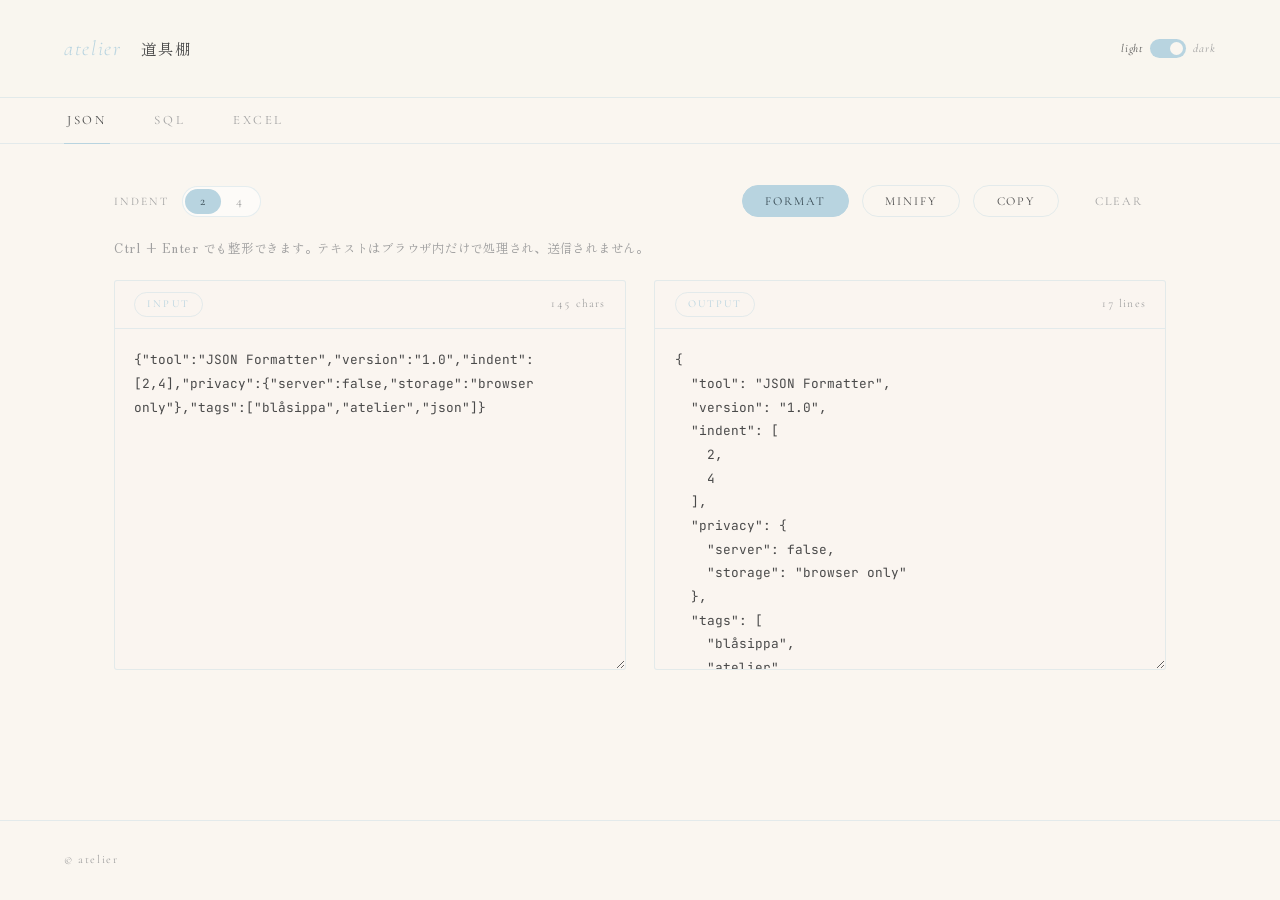
<file: index.html>
<!DOCTYPE html>
<html lang="ja">
<head>
<meta charset="UTF-8">
<meta name="viewport" content="width=device-width, initial-scale=1.0">
<title>atelier｜道具棚</title>
<meta name="description" content="JSON と SQL を整形する道具棚。テキストはブラウザ内だけで処理されます。">
<meta name="color-scheme" content="light dark">
<link rel="preconnect" href="https://fonts.googleapis.com">
<link rel="preconnect" href="https://fonts.gstatic.com" crossorigin>
<link rel="stylesheet" href="https://fonts.googleapis.com/css2?family=BIZ+UDGothic&family=Cormorant+Garamond:ital,wght@0,300;0,400;1,300;1,400&family=JetBrains+Mono&family=Zen+Old+Mincho:wght@400;700&display=swap">
<link rel="stylesheet" href="assets/style.css">
<script defer src="assets/vendor/sql-formatter.min.js"></script>
<script defer src="assets/app.js"></script>
</head>
<body>

<header class="site-header">
  <div class="brand">
    <span class="brand-en">atelier</span>
    <span class="brand-ja">道具棚</span>
  </div>
  <div class="pill-toggle" id="themeToggle" role="button" aria-label="テーマ切り替え" tabindex="0">
    <span class="pill-label active" id="labelLight">light</span>
    <div class="pill-track"><div class="pill-thumb"></div></div>
    <span class="pill-label" id="labelDark">dark</span>
  </div>
</header>

<nav class="tabs" role="tablist" aria-label="ツール">
  <button class="tab" id="tab-json" role="tab" aria-selected="true" aria-controls="panel-json" data-tab="json">JSON</button>
  <button class="tab" id="tab-sql" role="tab" aria-selected="false" aria-controls="panel-sql" data-tab="sql">SQL</button>
  <button class="tab" id="tab-excel" role="tab" aria-selected="false" aria-controls="panel-excel" data-tab="excel">Excel</button>
</nav>

<main>
  <!-- ─────────── JSON ─────────── -->
  <section class="panel" id="panel-json" role="tabpanel" aria-labelledby="tab-json">
    <div class="toolbar">
      <div class="toolbar-left">
        <div class="opt">
          <span class="toolbar-label">Indent</span>
          <div class="seg" id="segJsonIndent" role="group" aria-label="インデント幅">
            <button type="button" class="seg-btn" data-value="2">2</button>
            <button type="button" class="seg-btn" data-value="4">4</button>
          </div>
        </div>
      </div>
      <div class="toolbar-right">
        <button type="button" class="btn btn-primary" id="jsonFormat">Format</button>
        <button type="button" class="btn" id="jsonMinify">Minify</button>
        <button type="button" class="btn" id="jsonCopy">Copy</button>
        <button type="button" class="btn btn-ghost" id="jsonClear">Clear</button>
      </div>
    </div>

    <p class="status" id="jsonStatus" role="status" aria-live="polite"></p>

    <div class="editor-grid">
      <div class="card">
        <div class="card-head">
          <span class="badge">Input</span>
          <span class="meta" id="jsonInMeta">0 chars</span>
        </div>
        <textarea class="editor wrap" id="jsonInput" spellcheck="false" autocapitalize="off" autocorrect="off"
          aria-label="JSON 入力" placeholder='{"tool":"json formatter","tags":["blåsippa","atelier"]}'></textarea>
      </div>
      <div class="card">
        <div class="card-head">
          <span class="badge">Output</span>
          <span class="meta" id="jsonOutMeta">0 lines</span>
        </div>
        <textarea class="editor" id="jsonOutput" readonly spellcheck="false" aria-label="整形結果"></textarea>
      </div>
    </div>
  </section>

  <!-- ─────────── SQL ─────────── -->
  <section class="panel" id="panel-sql" role="tabpanel" aria-labelledby="tab-sql" hidden>
    <div class="toolbar">
      <div class="toolbar-left">
        <div class="opt">
          <span class="toolbar-label">Dialect</span>
          <select class="select" id="sqlDialect" aria-label="SQL の方言">
            <option value="sql">Standard</option>
            <option value="mysql">MySQL</option>
            <option value="postgresql">PostgreSQL</option>
            <option value="transactsql">SQL Server</option>
            <option value="plsql">Oracle</option>
            <option value="sqlite">SQLite</option>
            <option value="access">Access</option>
          </select>
        </div>
        <div class="opt">
          <span class="toolbar-label">Indent</span>
          <div class="seg" id="segSqlIndent" role="group" aria-label="インデント幅">
            <button type="button" class="seg-btn" data-value="tab">Tab</button>
            <button type="button" class="seg-btn" data-value="2">2</button>
            <button type="button" class="seg-btn" data-value="4">4</button>
          </div>
        </div>
        <div class="opt">
          <span class="toolbar-label">Keyword</span>
          <div class="seg" id="segSqlKeyword" role="group" aria-label="予約語の大文字小文字">
            <button type="button" class="seg-btn" data-value="upper">UPPER</button>
            <button type="button" class="seg-btn" data-value="lower">lower</button>
            <button type="button" class="seg-btn" data-value="preserve">as-is</button>
          </div>
        </div>
        <div class="opt">
          <span class="toolbar-label">And &middot; Or</span>
          <div class="seg" id="segSqlLogical" role="group" aria-label="AND / OR の改行位置">
            <button type="button" class="seg-btn" data-value="before">before</button>
            <button type="button" class="seg-btn" data-value="after">after</button>
          </div>
        </div>
      </div>
      <div class="toolbar-right">
        <button type="button" class="btn btn-primary" id="sqlFormat">Format</button>
        <button type="button" class="btn" id="sqlOneLine">One line</button>
        <button type="button" class="btn" id="sqlVba" title="整形した SQL を VBA の文字列連結に。VBA を貼れば SQL に戻します">VBA</button>
        <button type="button" class="btn" id="sqlCopy">Copy</button>
        <button type="button" class="btn btn-ghost" id="sqlSample">Sample</button>
        <button type="button" class="btn btn-ghost" id="sqlClear">Clear</button>
      </div>
    </div>

    <p class="status" id="sqlStatus" role="status" aria-live="polite"></p>

    <div class="editor-grid">
      <div class="card">
        <div class="card-head">
          <span class="badge">Input</span>
          <span class="meta" id="sqlInMeta">0 chars</span>
        </div>
        <textarea class="editor wrap" id="sqlInput" spellcheck="false" autocapitalize="off" autocorrect="off"
          aria-label="SQL 入力" placeholder="select * from users where status = 'active'"></textarea>
      </div>
      <div class="card">
        <div class="card-head">
          <span class="badge">Output</span>
          <span class="meta" id="sqlOutMeta">0 lines</span>
        </div>
        <textarea class="editor" id="sqlOutput" readonly spellcheck="false" aria-label="整形結果"></textarea>
      </div>
    </div>
  </section>

  <!-- ─────────── Excel ─────────── -->
  <section class="panel" id="panel-excel" role="tabpanel" aria-labelledby="tab-excel" hidden>
    <div class="toolbar">
      <div class="toolbar-left">
        <div class="opt">
          <span class="toolbar-label">Output</span>
          <div class="seg" id="segXlFormat" role="group" aria-label="出力形式">
            <button type="button" class="seg-btn" data-value="json">JSON</button>
            <button type="button" class="seg-btn" data-value="md">Markdown</button>
            <button type="button" class="seg-btn" data-value="csv">CSV</button>
            <button type="button" class="seg-btn" data-value="pandas">pandas</button>
          </div>
        </div>
        <div class="opt">
          <span class="toolbar-label">Header</span>
          <div class="seg" id="segXlHeader" role="group" aria-label="1 行目を見出しとして扱う">
            <button type="button" class="seg-btn" data-value="yes">1st row</button>
            <button type="button" class="seg-btn" data-value="no">none</button>
          </div>
        </div>
        <div class="opt" id="optXlTypes">
          <span class="toolbar-label">Values</span>
          <div class="seg" id="segXlTypes" role="group" aria-label="数値・真偽値を型変換する">
            <button type="button" class="seg-btn" data-value="typed">typed</button>
            <button type="button" class="seg-btn" data-value="text">text</button>
          </div>
        </div>
      </div>
      <div class="toolbar-right">
        <button type="button" class="btn btn-primary" id="xlConvert">Convert</button>
        <button type="button" class="btn" id="xlCopy">Copy</button>
        <button type="button" class="btn btn-ghost" id="xlSample">Sample</button>
        <button type="button" class="btn btn-ghost" id="xlClear">Clear</button>
      </div>
    </div>

    <p class="status" id="xlStatus" role="status" aria-live="polite"></p>

    <div class="editor-grid">
      <div class="card">
        <div class="card-head">
          <span class="badge">Input</span>
          <span class="meta" id="xlInMeta">0 chars</span>
        </div>
        <textarea class="editor" id="xlInput" spellcheck="false" autocapitalize="off" autocorrect="off"
          aria-label="Excel からコピーした表" placeholder="Excel でセルを選んでコピーし、ここに貼り付け"></textarea>
      </div>
      <div class="card">
        <div class="card-head">
          <span class="badge">Output</span>
          <span class="meta" id="xlOutMeta">0 lines</span>
        </div>
        <textarea class="editor" id="xlOutput" readonly spellcheck="false" aria-label="変換結果"></textarea>
      </div>
    </div>
  </section>
</main>

<footer>
  <span class="footer-copy">&copy; atelier</span>
</footer>

</body>
</html>
</file>
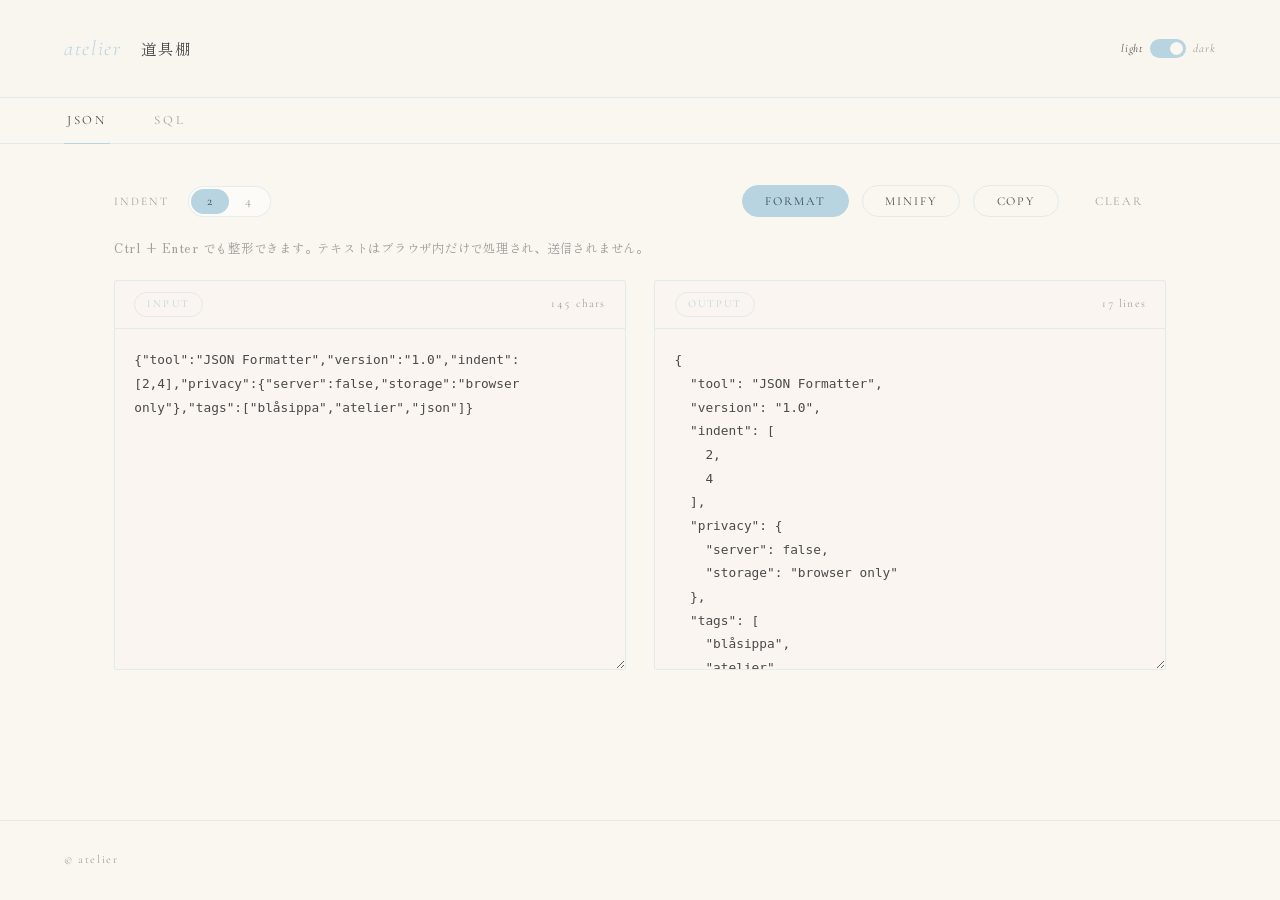
<file: gas/index.html>
<!DOCTYPE html>
<html lang="ja">
<head>
<meta charset="UTF-8">
<meta name="viewport" content="width=device-width, initial-scale=1.0">
<title>atelier｜道具棚</title>
</head>
<body>
<style>
@import url('https://fonts.googleapis.com/css2?family=Cormorant+Garamond:ital,wght@0,300;0,400;1,300;1,400&family=Zen+Old+Mincho:wght@400;700&display=swap');

*, *::before, *::after { box-sizing: border-box; margin: 0; padding: 0; }
[hidden] { display: none !important; }

/* ── デザイントークン ─────────────────────────────── */
:root {
  --base:        #FAF6F0;
  --surface:     rgba(250,246,240,0.88);
  --accent:      #B8D4E0;
  --accent-deep: #9CBFD0;
  --accent-soft: #F2D7D9;
  --text:        #4A4A4A;
  --text-muted:  #A0A0A0;
  --border:      rgba(184,212,224,0.35);
  --border-firm: rgba(184,212,224,0.55);
  --card-bg:     rgba(250,246,240,0.6);
  --field-bg:    rgba(255,255,255,0.5);
  --on-accent:   #34464F;
  --error:       #B58A8A;
  --ok:          #8FA9A0;

  --font-en:   'Cormorant Garamond', Georgia, 'Times New Roman', serif;
  --font-ja:   'Zen Old Mincho', '游明朝', YuMincho, 'Hiragino Mincho ProN', serif;
  --font-mono: 'UDEV Gothic 35', 'UDEVGothic35', 'UDEV Gothic', 'UDEVGothic',
               ui-monospace, SFMono-Regular, Menlo, Consolas, 'Noto Sans Mono', monospace;

  --sp-1: 0.4rem;  --sp-2: 0.8rem;  --sp-3: 1.2rem;
  --sp-4: 1.8rem;  --sp-5: 2.6rem;  --sp-6: 4rem;
}

/* 夜明け前（ダークモード） */
@media (prefers-color-scheme: dark) {
  :root:not([data-theme="light"]) {
    --base:        #1C2128;
    --surface:     rgba(22,27,34,0.92);
    --accent:      #B8D4E0;
    --accent-deep: #2d4a57;
    --accent-soft: #2d4a57;
    --text:        #DCE8ED;
    --text-muted:  #5A7A88;
    --border:      rgba(184,212,224,0.15);
    --border-firm: rgba(184,212,224,0.3);
    --card-bg:     rgba(255,255,255,0.03);
    --field-bg:    rgba(255,255,255,0.02);
    --on-accent:   #1C2128;
    --error:       #D2A5A5;
    --ok:          #9FC0B4;
  }
}
:root[data-theme="dark"] {
  --base:        #1C2128;
  --surface:     rgba(22,27,34,0.92);
  --accent:      #B8D4E0;
  --accent-deep: #2d4a57;
  --accent-soft: #2d4a57;
  --text:        #DCE8ED;
  --text-muted:  #5A7A88;
  --border:      rgba(184,212,224,0.15);
  --border-firm: rgba(184,212,224,0.3);
  --card-bg:     rgba(255,255,255,0.03);
  --field-bg:    rgba(255,255,255,0.02);
  --on-accent:   #1C2128;
  --error:       #D2A5A5;
  --ok:          #9FC0B4;
}

body {
  background: var(--base);
  color: var(--text);
  font-family: var(--font-ja);
  font-size: 15px;
  line-height: 1.9;
  -webkit-font-smoothing: antialiased;
  transition: background 0.4s ease, color 0.4s ease;
  min-height: 100vh;
  display: flex;
  flex-direction: column;
}

:focus-visible { outline: 1px solid var(--accent-deep); outline-offset: 3px; }

/* ── Header ──────────────────────────────────────── */
.site-header {
  display: flex;
  justify-content: space-between;
  align-items: center;
  gap: var(--sp-3);
  padding: var(--sp-4) var(--sp-6);
  background: var(--surface);
  border-bottom: 1px solid var(--border);
  transition: background 0.4s ease, border-color 0.4s ease;
}
.brand { display: flex; align-items: baseline; gap: var(--sp-3); }
.brand-en {
  font-family: var(--font-en);
  font-style: italic;
  font-weight: 300;
  font-size: 1.3rem;
  letter-spacing: 0.08em;
  color: var(--accent);
}
.brand-ja { font-size: 0.95rem; letter-spacing: 0.14em; }

/* PillToggle（テーマ切り替え） */
.pill-toggle { display: flex; align-items: center; gap: 7px; cursor: pointer; }
.pill-label {
  font-family: var(--font-en);
  font-style: italic;
  font-size: 0.72rem;
  letter-spacing: 0.08em;
  color: var(--text-muted);
  transition: color 0.3s;
  user-select: none;
}
.pill-label.active { color: var(--text); }
.pill-track {
  width: 36px; height: 19px; border-radius: 10px;
  background: var(--accent); position: relative;
  transition: background 0.3s; flex-shrink: 0;
}
.pill-thumb {
  position: absolute; width: 13px; height: 13px; border-radius: 50%;
  background: #FAF6F0; top: 3px; left: 20px;
  transition: left 0.25s ease, background 0.3s;
}
:root[data-theme="dark"] .pill-track { background: #2d4a57; }
:root[data-theme="dark"] .pill-thumb { left: 3px; background: var(--accent); }

/* ── Tabs ────────────────────────────────────────── */
.tabs {
  display: flex;
  gap: var(--sp-5);
  padding: 0 var(--sp-6);
  border-bottom: 1px solid var(--border);
}
.tab {
  font-family: var(--font-en);
  font-size: 0.8rem;
  letter-spacing: 0.2em;
  text-transform: uppercase;
  color: var(--text-muted);
  background: none;
  border: 0;
  border-bottom: 1px solid transparent;
  margin-bottom: -1px;
  padding: 0.9rem 0.2rem;
  cursor: pointer;
  transition: color 0.3s, border-color 0.3s;
}
.tab:hover { color: var(--text); }
.tab[aria-selected="true"] { color: var(--text); border-bottom-color: var(--accent); }

/* ── Layout ──────────────────────────────────────── */
main {
  flex: 1;
  width: 100%;
  max-width: 1180px;
  margin: 0 auto;
  padding: var(--sp-5) var(--sp-6) var(--sp-6);
}
.panel { display: flex; flex-direction: column; gap: var(--sp-3); }

/* ── Toolbar ─────────────────────────────────────── */
.toolbar {
  display: flex;
  flex-wrap: wrap;
  align-items: center;
  justify-content: space-between;
  gap: var(--sp-3);
}
.toolbar-left, .toolbar-right {
  display: flex;
  align-items: center;
  gap: var(--sp-2);
  flex-wrap: wrap;
}
.toolbar-label {
  font-family: var(--font-en);
  font-size: 0.72rem;
  letter-spacing: 0.2em;
  text-transform: uppercase;
  color: var(--text-muted);
  margin-right: var(--sp-1);
}

/* PillToggle（インデント幅） */
.seg {
  display: inline-flex;
  padding: 2px;
  border: 1px solid var(--border);
  border-radius: 999px;
  background: var(--field-bg);
}
.seg-btn {
  font-family: var(--font-en);
  font-size: 0.82rem;
  letter-spacing: 0.06em;
  color: var(--text-muted);
  background: transparent;
  border: 0;
  border-radius: 999px;
  padding: 0.28rem 1rem;
  cursor: pointer;
  transition: background 0.3s, color 0.3s;
}
.seg-btn[aria-pressed="true"] { background: var(--accent); color: var(--on-accent); }
:root[data-theme="dark"] .seg-btn[aria-pressed="true"] { background: #2d4a57; color: var(--text); }

/* Button */
.btn {
  font-family: var(--font-en);
  font-size: 0.76rem;
  letter-spacing: 0.16em;
  text-transform: uppercase;
  color: var(--text);
  background: transparent;
  border: 1px solid var(--border);
  border-radius: 999px;
  padding: 0.5rem 1.4rem;
  cursor: pointer;
  transition: background 0.3s, border-color 0.3s, color 0.3s;
}
.btn:hover { border-color: var(--border-firm); }
.btn-primary { background: var(--accent); border-color: var(--accent); color: var(--on-accent); }
.btn-primary:hover { background: var(--accent-deep); border-color: var(--accent-deep); }
:root[data-theme="dark"] .btn-primary:hover { color: var(--text); }
.btn-ghost { border-color: transparent; color: var(--text-muted); }
.btn-ghost:hover { color: var(--text); border-color: var(--border); }

/* ── Status ──────────────────────────────────────── */
.status {
  font-size: 0.78rem;
  letter-spacing: 0.06em;
  color: var(--text-muted);
  min-height: 1.6em;
  transition: color 0.3s;
}
.status.is-error { color: var(--error); }
.status.is-ok { color: var(--ok); }

/* ── Editors ─────────────────────────────────────── */
.editor-grid {
  display: grid;
  grid-template-columns: 1fr 1fr;
  gap: var(--sp-4);
}
.card {
  display: flex;
  flex-direction: column;
  min-width: 0;
  border: 1px solid var(--border);
  border-radius: 3px;
  background: var(--card-bg);
  transition: border-color 0.3s, background 0.4s;
}
.card:focus-within { border-color: var(--border-firm); }
.card-head {
  display: flex;
  align-items: center;
  justify-content: space-between;
  gap: var(--sp-2);
  padding: 0.7rem var(--sp-3);
  border-bottom: 1px solid var(--border);
}
/* Badge */
.badge {
  font-family: var(--font-en);
  font-size: 0.66rem;
  letter-spacing: 0.2em;
  text-transform: uppercase;
  color: var(--accent);
  border: 1px solid var(--border);
  border-radius: 999px;
  padding: 0.1rem 0.75rem;
}
.meta {
  font-family: var(--font-en);
  font-size: 0.72rem;
  letter-spacing: 0.1em;
  color: var(--text-muted);
  font-variant-numeric: tabular-nums;
}
.editor {
  flex: 1;
  width: 100%;
  min-height: 340px;
  resize: vertical;
  border: 0;
  background: transparent;
  color: var(--text);
  font-family: var(--font-mono);
  font-size: 0.8rem;
  line-height: 1.85;
  padding: var(--sp-3);
  outline: none;
  white-space: pre;
  overflow: auto;
}
/* Input は貼り付けた 1 行 JSON が折り返るように。Output は整形結果の改行を保つ */
#input { white-space: pre-wrap; overflow-wrap: anywhere; }
.editor::placeholder { color: var(--text-muted); opacity: 0.7; }
.editor.is-error {
  color: var(--error);
  white-space: pre-wrap;
  font-family: var(--font-ja);
  font-size: 0.85rem;
  line-height: 2;
}

/* ── Phase 2 ─────────────────────────────────────── */
.soon {
  border: 1px solid var(--border);
  border-radius: 3px;
  background: var(--card-bg);
  padding: var(--sp-6) var(--sp-4);
  text-align: center;
}
.soon em {
  display: block;
  font-family: var(--font-en);
  font-style: italic;
  font-weight: 300;
  font-size: 1.6rem;
  letter-spacing: 0.04em;
  color: var(--accent);
  margin-bottom: var(--sp-2);
}
.soon p { font-size: 0.86rem; color: var(--text-muted); }

/* ── Footer ──────────────────────────────────────── */
footer {
  display: flex;
  justify-content: space-between;
  align-items: center;
  gap: var(--sp-3);
  padding: var(--sp-4) var(--sp-6);
  border-top: 1px solid var(--border);
}
.footer-copy {
  font-family: var(--font-en);
  font-size: 0.72rem;
  letter-spacing: 0.14em;
  color: var(--text-muted);
}

/* ── Responsive ──────────────────────────────────── */
@media (max-width: 768px) {
  .site-header, .tabs, footer { padding-left: var(--sp-4); padding-right: var(--sp-4); }
  main { padding: var(--sp-4); }
  .editor-grid { grid-template-columns: 1fr; gap: var(--sp-3); }
  .editor { min-height: 240px; }
  .toolbar-right { width: 100%; }
  .btn { flex: 1; padding: 0.5rem 0.8rem; }
}
@media (prefers-reduced-motion: reduce) {
  * { transition: none !important; }
}
</style>

<header class="site-header">
  <div class="brand">
    <span class="brand-en">atelier</span>
    <span class="brand-ja">道具棚</span>
  </div>
  <div class="pill-toggle" id="themeToggle" role="button" aria-label="テーマ切り替え" tabindex="0">
    <span class="pill-label active" id="labelLight">light</span>
    <div class="pill-track"><div class="pill-thumb"></div></div>
    <span class="pill-label" id="labelDark">dark</span>
  </div>
</header>

<nav class="tabs" role="tablist" aria-label="ツール">
  <button class="tab" id="tab-json" role="tab" aria-selected="true" aria-controls="panel-json" data-tab="json">JSON</button>
  <button class="tab" id="tab-sql" role="tab" aria-selected="false" aria-controls="panel-sql" data-tab="sql">SQL</button>
</nav>

<main>
  <section class="panel" id="panel-json" role="tabpanel" aria-labelledby="tab-json">
    <div class="toolbar">
      <div class="toolbar-left">
        <span class="toolbar-label">Indent</span>
        <div class="seg" role="group" aria-label="インデント幅">
          <button type="button" class="seg-btn" data-indent="2" aria-pressed="true">2</button>
          <button type="button" class="seg-btn" data-indent="4" aria-pressed="false">4</button>
        </div>
      </div>
      <div class="toolbar-right">
        <button type="button" class="btn btn-primary" id="btnFormat">Format</button>
        <button type="button" class="btn" id="btnMinify">Minify</button>
        <button type="button" class="btn" id="btnCopy">Copy</button>
        <button type="button" class="btn btn-ghost" id="btnClear">Clear</button>
      </div>
    </div>

    <p class="status" id="status" role="status" aria-live="polite">Ctrl + Enter でも整形できます。テキストはブラウザ内だけで処理され、送信されません。</p>

    <div class="editor-grid">
      <div class="card">
        <div class="card-head">
          <span class="badge">Input</span>
          <span class="meta" id="inMeta">0 chars</span>
        </div>
        <textarea class="editor" id="input" spellcheck="false" autocapitalize="off" autocorrect="off"
          aria-label="JSON 入力" placeholder='{"tool":"json formatter","tags":["blåsippa","atelier"]}'></textarea>
      </div>
      <div class="card">
        <div class="card-head">
          <span class="badge">Output</span>
          <span class="meta" id="outMeta">0 lines</span>
        </div>
        <textarea class="editor" id="output" readonly spellcheck="false" aria-label="整形結果"></textarea>
      </div>
    </div>
  </section>

  <section class="panel" id="panel-sql" role="tabpanel" aria-labelledby="tab-sql" hidden>
    <div class="soon">
      <em>coming soon</em>
      <p>SQL フォーマッタは Phase 2 で追加予定です。</p>
    </div>
  </section>
</main>

<footer>
  <span class="footer-copy">&copy; atelier</span>
</footer>

<script>
(function () {
  'use strict';

  var root     = document.documentElement;
  var input    = document.getElementById('input');
  var output   = document.getElementById('output');
  var statusEl = document.getElementById('status');
  var inMeta   = document.getElementById('inMeta');
  var outMeta  = document.getElementById('outMeta');
  var DEFAULT_HINT = 'Ctrl + Enter でも整形できます。テキストはブラウザ内だけで処理され、送信されません。';

  /* localStorage は GAS の iframe など保存できない環境で例外になるため必ず包む */
  function store(key, value) {
    try {
      if (value === undefined) { return localStorage.getItem(key); }
      localStorage.setItem(key, value);
    } catch (e) { /* 保存できない環境では既定値のまま動かす */ }
    return null;
  }

  /* ── テーマ ─────────────────────────────────── */
  var labelLight  = document.getElementById('labelLight');
  var labelDark   = document.getElementById('labelDark');
  var themeToggle = document.getElementById('themeToggle');

  function applyTheme(theme) {
    root.setAttribute('data-theme', theme);
    labelLight.classList.toggle('active', theme === 'light');
    labelDark.classList.toggle('active', theme === 'dark');
  }

  var savedTheme  = store('atelier-theme');
  var hostTheme   = root.getAttribute('data-theme');
  var prefersDark = window.matchMedia && window.matchMedia('(prefers-color-scheme: dark)').matches;
  applyTheme(savedTheme || hostTheme || (prefersDark ? 'dark' : 'light'));

  themeToggle.addEventListener('click', function () {
    var next = root.getAttribute('data-theme') === 'dark' ? 'light' : 'dark';
    applyTheme(next);
    store('atelier-theme', next);
  });
  themeToggle.addEventListener('keydown', function (e) {
    if (e.key === 'Enter' || e.key === ' ') { e.preventDefault(); themeToggle.click(); }
  });

  /* ── タブ ───────────────────────────────────── */
  var tabs = document.querySelectorAll('.tab');
  Array.prototype.forEach.call(tabs, function (tab) {
    tab.addEventListener('click', function () {
      Array.prototype.forEach.call(tabs, function (t) {
        var selected = (t === tab);
        t.setAttribute('aria-selected', selected ? 'true' : 'false');
        document.getElementById('panel-' + t.getAttribute('data-tab')).hidden = !selected;
      });
    });
  });

  /* ── インデント幅 ───────────────────────────── */
  var indent  = store('atelier-json-indent') === '4' ? 4 : 2;
  var segBtns = document.querySelectorAll('.seg-btn');

  function applyIndent(width) {
    indent = width;
    Array.prototype.forEach.call(segBtns, function (b) {
      b.setAttribute('aria-pressed', Number(b.getAttribute('data-indent')) === width ? 'true' : 'false');
    });
    store('atelier-json-indent', String(width));
  }
  applyIndent(indent);

  Array.prototype.forEach.call(segBtns, function (b) {
    b.addEventListener('click', function () {
      applyIndent(Number(b.getAttribute('data-indent')));
      if (output.value && !output.classList.contains('is-error')) { convert(false); }
    });
  });

  /* ── 表示ヘルパ ─────────────────────────────── */
  var statusTimer = null;
  function setStatus(message, kind) {
    statusEl.textContent = message;
    statusEl.className = 'status' + (kind ? ' is-' + kind : '');
    if (statusTimer) { clearTimeout(statusTimer); }
    statusTimer = setTimeout(function () {
      statusEl.textContent = DEFAULT_HINT;
      statusEl.className = 'status';
    }, 4000);
  }

  function updateMeta() {
    inMeta.textContent = input.value.length + ' chars';
    var lines = output.value ? output.value.split('\n').length : 0;
    outMeta.textContent = lines + (lines === 1 ? ' line' : ' lines');
  }

  function setOutput(text, isError) {
    output.value = text;
    output.classList.toggle('is-error', !!isError);
    updateMeta();
  }

  function lineColumn(text, position) {
    var head = text.slice(0, position);
    var line = head.split('\n').length;
    var column = position - head.lastIndexOf('\n');
    return line + ' 行目 ' + column + ' 文字目';
  }

  function showError(err, source) {
    var message = (err && err.message) ? err.message : String(err);
    var found = /position\s+(\d+)/i.exec(message);
    var where = '';
    if (found && !/line\s+\d+/i.test(message)) {
      where = '\n位置: ' + lineColumn(source, Number(found[1]));
    }
    setOutput('❌ Invalid JSON: ' + message + where, true);
    setStatus('JSON を解析できませんでした。入力を確認してください。', 'error');
  }

  /* ── 整形 / ミニファイ ──────────────────────── */
  function convert(minify) {
    var source = input.value;
    if (!source.trim()) {
      setOutput('', false);
      setStatus('Input が空です。JSON を貼り付けてください。');
      input.focus();
      return;
    }
    try {
      var parsed = JSON.parse(source);
      setOutput(minify ? JSON.stringify(parsed) : JSON.stringify(parsed, null, indent), false);
      setStatus(minify ? 'Minify しました。' : '整形しました（インデント ' + indent + '）。', 'ok');
    } catch (err) {
      showError(err, source);
    }
  }

  /* ── コピー ─────────────────────────────────── */
  function legacyCopy(text) {
    var scratch = document.createElement('textarea');
    scratch.value = text;
    scratch.setAttribute('readonly', '');
    scratch.style.position = 'fixed';
    scratch.style.top = '0';
    scratch.style.opacity = '0';
    document.body.appendChild(scratch);
    scratch.select();
    var copied = false;
    try { copied = document.execCommand('copy'); } catch (e) { copied = false; }
    document.body.removeChild(scratch);
    return copied;
  }

  function copyOutput() {
    var text = output.value;
    if (!text) { setStatus('コピーする内容がありません。'); return; }
    var done = function () { setStatus('Output をコピーしました。', 'ok'); };
    var fallback = function () {
      if (legacyCopy(text)) { done(); }
      else { setStatus('コピーできませんでした。Output を選択して手動でコピーしてください。', 'error'); }
    };
    if (navigator.clipboard && navigator.clipboard.writeText) {
      navigator.clipboard.writeText(text).then(done, fallback);
    } else {
      fallback();
    }
  }

  /* ── 操作 ───────────────────────────────────── */
  document.getElementById('btnFormat').addEventListener('click', function () { convert(false); });
  document.getElementById('btnMinify').addEventListener('click', function () { convert(true); });
  document.getElementById('btnCopy').addEventListener('click', copyOutput);
  document.getElementById('btnClear').addEventListener('click', function () {
    input.value = '';
    setOutput('', false);
    setStatus('Input / Output をクリアしました。');
    input.focus();
  });

  input.addEventListener('input', updateMeta);
  input.addEventListener('keydown', function (e) {
    if ((e.ctrlKey || e.metaKey) && e.key === 'Enter') { e.preventDefault(); convert(false); }
  });

  /* 初期表示：サンプルを整形済みの状態で見せる */
  input.value = '{"tool":"JSON Formatter","version":"1.0","indent":[2,4],"privacy":{"server":false,"storage":"browser only"},"tags":["blåsippa","atelier","json"]}';
  convert(false);
  if (statusTimer) { clearTimeout(statusTimer); }
  statusEl.textContent = DEFAULT_HINT;
  statusEl.className = 'status';
})();
</script>
</body>
</html>
</file>
<file: assets/style.css>
@charset "UTF-8";

/* ==================================================
   atelier / 道具棚 — デザイントークン
   ================================================== */

*, *::before, *::after { box-sizing: border-box; margin: 0; padding: 0; }
[hidden] { display: none !important; }

/* ── トークン ────────────────────────────────────── */
:root {
  /* セレクトのドロップダウンやスクロールバーなど、
     ブラウザが描く部品にテーマを伝える */
  color-scheme: light;

  --base:        #FAF6F0;
  --surface:     rgba(250,246,240,0.88);
  --accent:      #B8D4E0;
  --accent-deep: #9CBFD0;
  --accent-soft: #F2D7D9;
  --text:        #4A4A4A;
  --text-muted:  #A0A0A0;
  --border:      rgba(184,212,224,0.35);
  --border-firm: rgba(184,212,224,0.55);
  --card-bg:     rgba(250,246,240,0.6);
  --field-bg:    rgba(255,255,255,0.5);
  --on-accent:   #34464F;
  --error:       #B58A8A;
  --ok:          #8FA9A0;

  --font-en:   'Cormorant Garamond', Georgia, 'Times New Roman', serif;
  --font-ja:   'Zen Old Mincho', '游明朝', YuMincho, 'Hiragino Mincho ProN', serif;
  /* UDEV Gothic は BIZ UDゴシック と JetBrains Mono の合成フォント。
     インストールされていれば本物を、なければ材料の2つを Google Fonts から重ねる
     （欧文は JetBrains Mono、和文は BIZ UDGothic が受け持つ） */
  --font-mono: 'UDEV Gothic 35', 'UDEVGothic35', 'UDEV Gothic', 'UDEVGothic',
               'JetBrains Mono', 'BIZ UDGothic',
               ui-monospace, SFMono-Regular, Menlo, Consolas, 'Noto Sans Mono', monospace;

  --sp-1: 0.4rem;  --sp-2: 0.8rem;  --sp-3: 1.2rem;
  --sp-4: 1.8rem;  --sp-5: 2.6rem;  --sp-6: 4rem;
}

/* 夜明け前（ダークモード） */
@media (prefers-color-scheme: dark) {
  :root:not([data-theme="light"]) {
    color-scheme: dark;
    --base:        #1C2128;
    --surface:     rgba(22,27,34,0.92);
    --accent:      #B8D4E0;
    --accent-deep: #2d4a57;
    --accent-soft: #2d4a57;
    --text:        #DCE8ED;
    --text-muted:  #5A7A88;
    --border:      rgba(184,212,224,0.15);
    --border-firm: rgba(184,212,224,0.3);
    --card-bg:     rgba(255,255,255,0.03);
    --field-bg:    rgba(255,255,255,0.02);
    --on-accent:   #1C2128;
    --error:       #D2A5A5;
    --ok:          #9FC0B4;
  }
}
:root[data-theme="dark"] {
  color-scheme: dark;
  --base:        #1C2128;
  --surface:     rgba(22,27,34,0.92);
  --accent:      #B8D4E0;
  --accent-deep: #2d4a57;
  --accent-soft: #2d4a57;
  --text:        #DCE8ED;
  --text-muted:  #5A7A88;
  --border:      rgba(184,212,224,0.15);
  --border-firm: rgba(184,212,224,0.3);
  --card-bg:     rgba(255,255,255,0.03);
  --field-bg:    rgba(255,255,255,0.02);
  --on-accent:   #1C2128;
  --error:       #D2A5A5;
  --ok:          #9FC0B4;
}

body {
  background: var(--base);
  color: var(--text);
  font-family: var(--font-ja);
  font-size: 15px;
  line-height: 1.9;
  -webkit-font-smoothing: antialiased;
  transition: background 0.4s ease, color 0.4s ease;
  min-height: 100vh;
  display: flex;
  flex-direction: column;
}

:focus-visible { outline: 1px solid var(--accent-deep); outline-offset: 3px; }

/* ── ヘッダー ────────────────────────────────────── */
.site-header {
  display: flex;
  justify-content: space-between;
  align-items: center;
  gap: var(--sp-3);
  padding: var(--sp-4) var(--sp-6);
  background: var(--surface);
  border-bottom: 1px solid var(--border);
  transition: background 0.4s ease, border-color 0.4s ease;
}
.brand { display: flex; align-items: baseline; gap: var(--sp-3); }
.brand-en {
  font-family: var(--font-en);
  font-style: italic;
  font-weight: 300;
  font-size: 1.3rem;
  letter-spacing: 0.08em;
  color: var(--accent);
}
.brand-ja { font-size: 0.95rem; letter-spacing: 0.14em; }

/* PillToggle（テーマ切り替え） */
.pill-toggle { display: flex; align-items: center; gap: 7px; cursor: pointer; }
.pill-label {
  font-family: var(--font-en);
  font-style: italic;
  font-size: 0.72rem;
  letter-spacing: 0.08em;
  color: var(--text-muted);
  transition: color 0.3s;
  user-select: none;
}
.pill-label.active { color: var(--text); }
.pill-track {
  width: 36px; height: 19px; border-radius: 10px;
  background: var(--accent); position: relative;
  transition: background 0.3s; flex-shrink: 0;
}
.pill-thumb {
  position: absolute; width: 13px; height: 13px; border-radius: 50%;
  background: #FAF6F0; top: 3px; left: 20px;
  transition: left 0.25s ease, background 0.3s;
}
:root[data-theme="dark"] .pill-track { background: #2d4a57; }
:root[data-theme="dark"] .pill-thumb { left: 3px; background: var(--accent); }

/* ── タブ ────────────────────────────────────────── */
.tabs {
  display: flex;
  gap: var(--sp-5);
  padding: 0 var(--sp-6);
  border-bottom: 1px solid var(--border);
}
.tab {
  font-family: var(--font-en);
  font-size: 0.8rem;
  letter-spacing: 0.2em;
  text-transform: uppercase;
  color: var(--text-muted);
  background: none;
  border: 0;
  border-bottom: 1px solid transparent;
  margin-bottom: -1px;
  padding: 0.9rem 0.2rem;
  cursor: pointer;
  transition: color 0.3s, border-color 0.3s;
}
.tab:hover { color: var(--text); }
.tab[aria-selected="true"] { color: var(--text); border-bottom-color: var(--accent); }

/* ── レイアウト ──────────────────────────────────── */
main {
  flex: 1;
  width: 100%;
  max-width: 1180px;
  margin: 0 auto;
  padding: var(--sp-5) var(--sp-6) var(--sp-6);
}
.panel { display: flex; flex-direction: column; gap: var(--sp-3); }

/* ── ツールバー ──────────────────────────────────── */
.toolbar {
  display: flex;
  flex-wrap: wrap;
  align-items: center;
  justify-content: space-between;
  gap: var(--sp-3);
}
.toolbar-left, .toolbar-right {
  display: flex;
  align-items: center;
  gap: var(--sp-2);
  flex-wrap: wrap;
}
/* 設定ひとつぶん（ラベル＋コントロール） */
.toolbar-left { column-gap: var(--sp-4); row-gap: var(--sp-2); }
.opt { display: flex; align-items: center; gap: var(--sp-1); }

/* 方言セレクト */
.select {
  font-family: var(--font-en);
  font-size: 0.82rem;
  letter-spacing: 0.06em;
  color: var(--text);
  /* 一覧の地色は OS がこの背景色を使う。半透明だと白地に描かれてしまうので不透明で */
  background-color: var(--base);
  border: 1px solid var(--border);
  border-radius: 999px;
  padding: 0.3rem 0.9rem;
  cursor: pointer;
  transition: border-color 0.3s;
}
.select:hover { border-color: var(--border-firm); }
.select option {
  background-color: var(--base);
  color: var(--text);
}
.toolbar-label {
  font-family: var(--font-en);
  font-size: 0.72rem;
  letter-spacing: 0.2em;
  text-transform: uppercase;
  color: var(--text-muted);
  margin-right: var(--sp-1);
}

/* PillToggle（インデント幅） */
.seg {
  display: inline-flex;
  padding: 2px;
  border: 1px solid var(--border);
  border-radius: 999px;
  background: var(--field-bg);
}
.seg-btn {
  font-family: var(--font-en);
  font-size: 0.82rem;
  letter-spacing: 0.06em;
  color: var(--text-muted);
  background: transparent;
  border: 0;
  border-radius: 999px;
  padding: 0.28rem 0.95rem;
  cursor: pointer;
  white-space: nowrap;
  transition: background 0.3s, color 0.3s;
}
.seg-btn[aria-pressed="true"] { background: var(--accent); color: var(--on-accent); }
:root[data-theme="dark"] .seg-btn[aria-pressed="true"] { background: #2d4a57; color: var(--text); }

/* Button */
.btn {
  font-family: var(--font-en);
  font-size: 0.76rem;
  letter-spacing: 0.16em;
  text-transform: uppercase;
  color: var(--text);
  background: transparent;
  border: 1px solid var(--border);
  border-radius: 999px;
  padding: 0.5rem 1.4rem;
  cursor: pointer;
  transition: background 0.3s, border-color 0.3s, color 0.3s;
}
.btn:hover { border-color: var(--border-firm); }
.btn-primary { background: var(--accent); border-color: var(--accent); color: var(--on-accent); }
.btn-primary:hover { background: var(--accent-deep); border-color: var(--accent-deep); }
:root[data-theme="dark"] .btn-primary:hover { color: var(--text); }
.btn-ghost { border-color: transparent; color: var(--text-muted); }
.btn-ghost:hover { color: var(--text); border-color: var(--border); }

/* ── ステータス ──────────────────────────────────── */
.status {
  font-size: 0.78rem;
  letter-spacing: 0.06em;
  color: var(--text-muted);
  min-height: 1.6em;
  transition: color 0.3s;
}
.status.is-error { color: var(--error); }
.status.is-ok { color: var(--ok); }

/* ── エディタ ────────────────────────────────────── */
.editor-grid {
  display: grid;
  grid-template-columns: 1fr 1fr;
  gap: var(--sp-4);
}
.card {
  display: flex;
  flex-direction: column;
  min-width: 0;
  border: 1px solid var(--border);
  border-radius: 3px;
  background: var(--card-bg);
  transition: border-color 0.3s, background 0.4s;
}
.card:focus-within { border-color: var(--border-firm); }
.card-head {
  display: flex;
  align-items: center;
  justify-content: space-between;
  gap: var(--sp-2);
  padding: 0.7rem var(--sp-3);
  border-bottom: 1px solid var(--border);
}
/* Badge */
.badge {
  font-family: var(--font-en);
  font-size: 0.66rem;
  letter-spacing: 0.2em;
  text-transform: uppercase;
  color: var(--accent);
  border: 1px solid var(--border);
  border-radius: 999px;
  padding: 0.1rem 0.75rem;
}
.meta {
  font-family: var(--font-en);
  font-size: 0.72rem;
  letter-spacing: 0.1em;
  color: var(--text-muted);
  font-variant-numeric: tabular-nums;
}
.editor {
  flex: 1;
  width: 100%;
  min-height: 340px;
  resize: vertical;
  border: 0;
  background: transparent;
  color: var(--text);
  font-family: var(--font-mono);
  font-size: 0.8rem;
  line-height: 1.85;
  padding: var(--sp-3);
  outline: none;
  white-space: pre;
  overflow: auto;
}
/* Input は貼り付けた 1 行のクエリが折り返るように。Output は整形結果の改行を保つ */
.editor.wrap { white-space: pre-wrap; overflow-wrap: anywhere; }
.editor::placeholder { color: var(--text-muted); opacity: 0.7; }
.editor.is-error {
  color: var(--error);
  white-space: pre-wrap;
  font-family: var(--font-ja);
  font-size: 0.85rem;
  line-height: 2;
}

/* ── Phase 2 ─────────────────────────────────────── */
.soon {
  border: 1px solid var(--border);
  border-radius: 3px;
  background: var(--card-bg);
  padding: var(--sp-6) var(--sp-4);
  text-align: center;
}
.soon em {
  display: block;
  font-family: var(--font-en);
  font-style: italic;
  font-weight: 300;
  font-size: 1.6rem;
  letter-spacing: 0.04em;
  color: var(--accent);
  margin-bottom: var(--sp-2);
}
.soon p { font-size: 0.86rem; color: var(--text-muted); }

/* ── フッター ────────────────────────────────────── */
footer {
  display: flex;
  justify-content: space-between;
  align-items: center;
  gap: var(--sp-3);
  padding: var(--sp-4) var(--sp-6);
  border-top: 1px solid var(--border);
}
.footer-copy {
  font-family: var(--font-en);
  font-size: 0.72rem;
  letter-spacing: 0.14em;
  color: var(--text-muted);
}

/* ── レスポンシブ ────────────────────────────────── */
@media (max-width: 768px) {
  .site-header, .tabs, footer { padding-left: var(--sp-4); padding-right: var(--sp-4); }
  main { padding: var(--sp-4); }
  .editor-grid { grid-template-columns: 1fr; gap: var(--sp-3); }
  .editor { min-height: 240px; }
  .toolbar-right { width: 100%; }
  .btn { flex: 1; padding: 0.5rem 0.8rem; }
}
@media (prefers-reduced-motion: reduce) {
  * { transition: none !important; }
}
</file>
